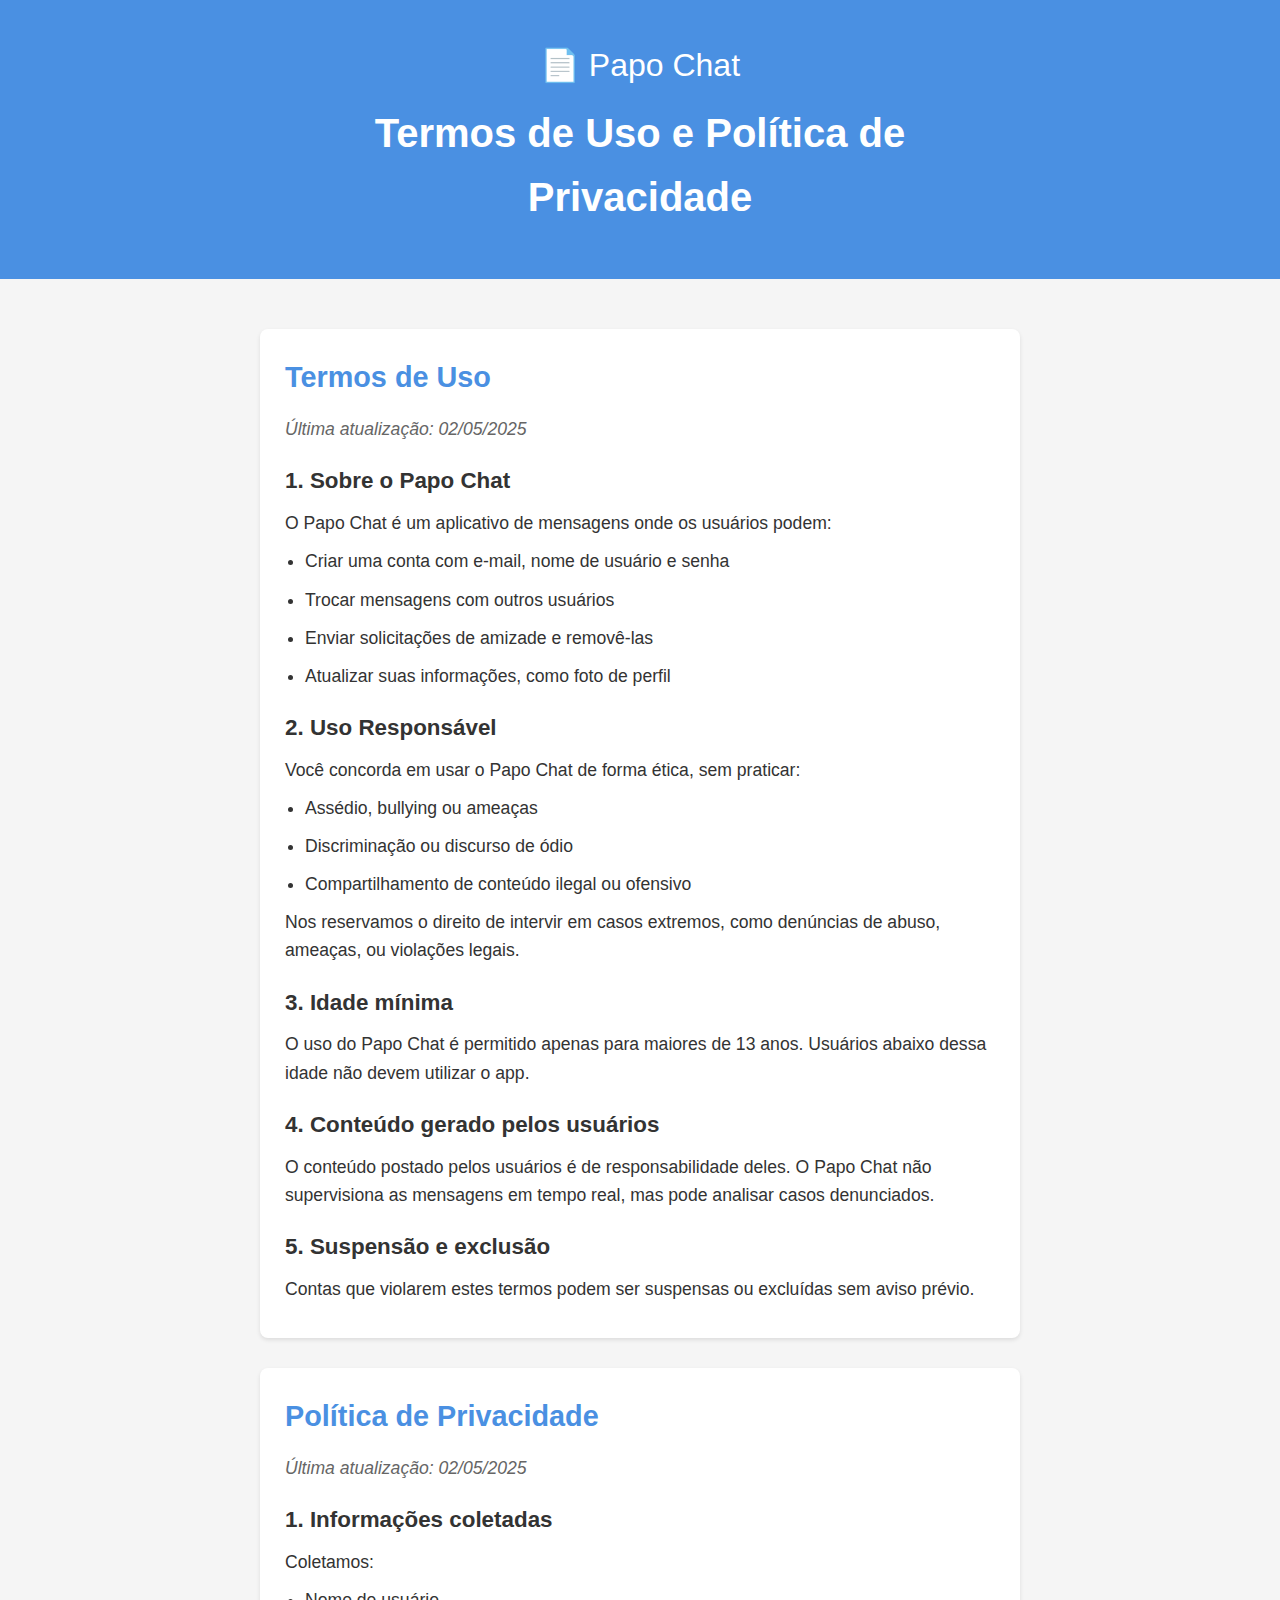
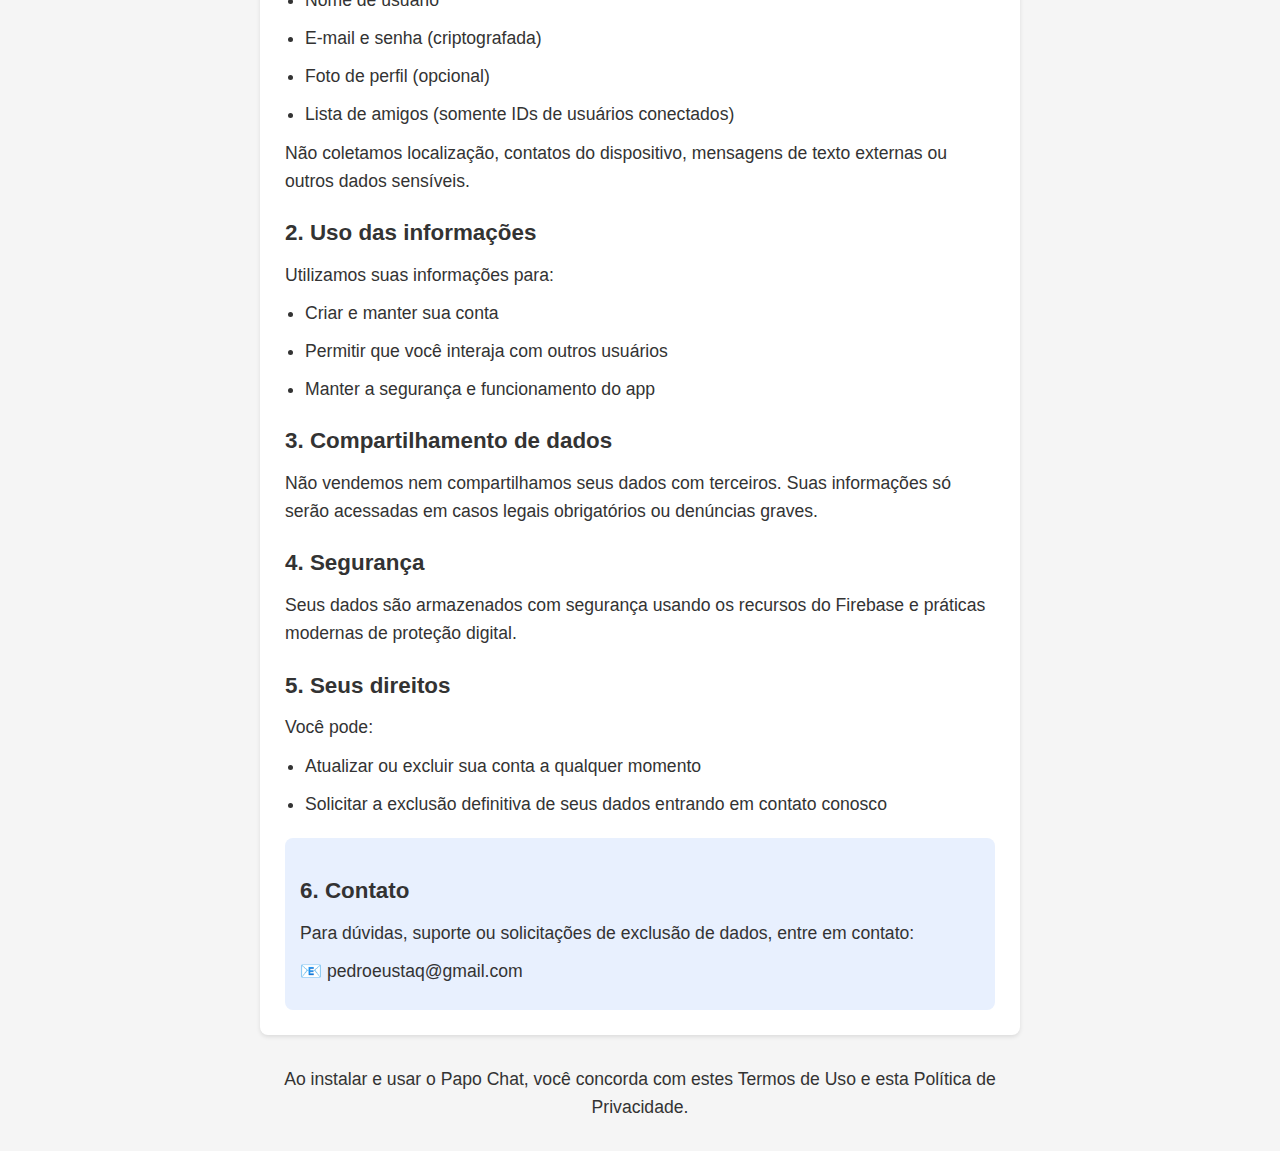
<file: index.html>
<!DOCTYPE html>
<html lang="pt-BR">
<head>
    <meta charset="UTF-8">
    <meta name="viewport" content="width=device-width, initial-scale=1.0">
    <title>Termos e Privacidade - Papo Chat</title>
    <link rel="stylesheet" href="styles.css">
</head>
<body>
    <header>
        <div class="container">
            <div class="logo">📄 Papo Chat</div>
            <h1>Termos de Uso e Política de Privacidade</h1>
        </div>
    </header>

    <div class="container">
        <section class="section">
            <h2>Termos de Uso</h2>
            <p class="date">Última atualização: 02/05/2025</p>
            
            <h3>1. Sobre o Papo Chat</h3>
            <p>O Papo Chat é um aplicativo de mensagens onde os usuários podem:</p>
            <ul>
                <li>Criar uma conta com e-mail, nome de usuário e senha</li>
                <li>Trocar mensagens com outros usuários</li>
                <li>Enviar solicitações de amizade e removê-las</li>
                <li>Atualizar suas informações, como foto de perfil</li>
            </ul>

            <h3>2. Uso Responsável</h3>
            <p>Você concorda em usar o Papo Chat de forma ética, sem praticar:</p>
            <ul>
                <li>Assédio, bullying ou ameaças</li>
                <li>Discriminação ou discurso de ódio</li>
                <li>Compartilhamento de conteúdo ilegal ou ofensivo</li>
            </ul>
            <p>Nos reservamos o direito de intervir em casos extremos, como denúncias de abuso, ameaças, ou violações legais.</p>

            <h3>3. Idade mínima</h3>
            <p>O uso do Papo Chat é permitido apenas para maiores de 13 anos. Usuários abaixo dessa idade não devem utilizar o app.</p>

            <h3>4. Conteúdo gerado pelos usuários</h3>
            <p>O conteúdo postado pelos usuários é de responsabilidade deles. O Papo Chat não supervisiona as mensagens em tempo real, mas pode analisar casos denunciados.</p>

            <h3>5. Suspensão e exclusão</h3>
            <p>Contas que violarem estes termos podem ser suspensas ou excluídas sem aviso prévio.</p>
        </section>

        <section class="section">
            <h2>Política de Privacidade</h2>
            <p class="date">Última atualização: 02/05/2025</p>

            <h3>1. Informações coletadas</h3>
            <p>Coletamos:</p>
            <ul>
                <li>Nome de usuário</li>
                <li>E-mail e senha (criptografada)</li>
                <li>Foto de perfil (opcional)</li>
                <li>Lista de amigos (somente IDs de usuários conectados)</li>
            </ul>
            <p>Não coletamos localização, contatos do dispositivo, mensagens de texto externas ou outros dados sensíveis.</p>

            <h3>2. Uso das informações</h3>
            <p>Utilizamos suas informações para:</p>
            <ul>
                <li>Criar e manter sua conta</li>
                <li>Permitir que você interaja com outros usuários</li>
                <li>Manter a segurança e funcionamento do app</li>
            </ul>

            <h3>3. Compartilhamento de dados</h3>
            <p>Não vendemos nem compartilhamos seus dados com terceiros. Suas informações só serão acessadas em casos legais obrigatórios ou denúncias graves.</p>

            <h3>4. Segurança</h3>
            <p>Seus dados são armazenados com segurança usando os recursos do Firebase e práticas modernas de proteção digital.</p>

            <h3>5. Seus direitos</h3>
            <p>Você pode:</p>
            <ul>
                <li>Atualizar ou excluir sua conta a qualquer momento</li>
                <li>Solicitar a exclusão definitiva de seus dados entrando em contato conosco</li>
            </ul>

            <div class="contact">
                <h3>6. Contato</h3>
                <p>Para dúvidas, suporte ou solicitações de exclusão de dados, entre em contato:</p>
                <p>📧 pedroeustaq@gmail.com</p>
            </div>
        </section>

        <p style="text-align: center; margin-top: 30px;">
            Ao instalar e usar o Papo Chat, você concorda com estes Termos de Uso e esta Política de Privacidade.
        </p>
    </div>
</body>
</html>
</file>
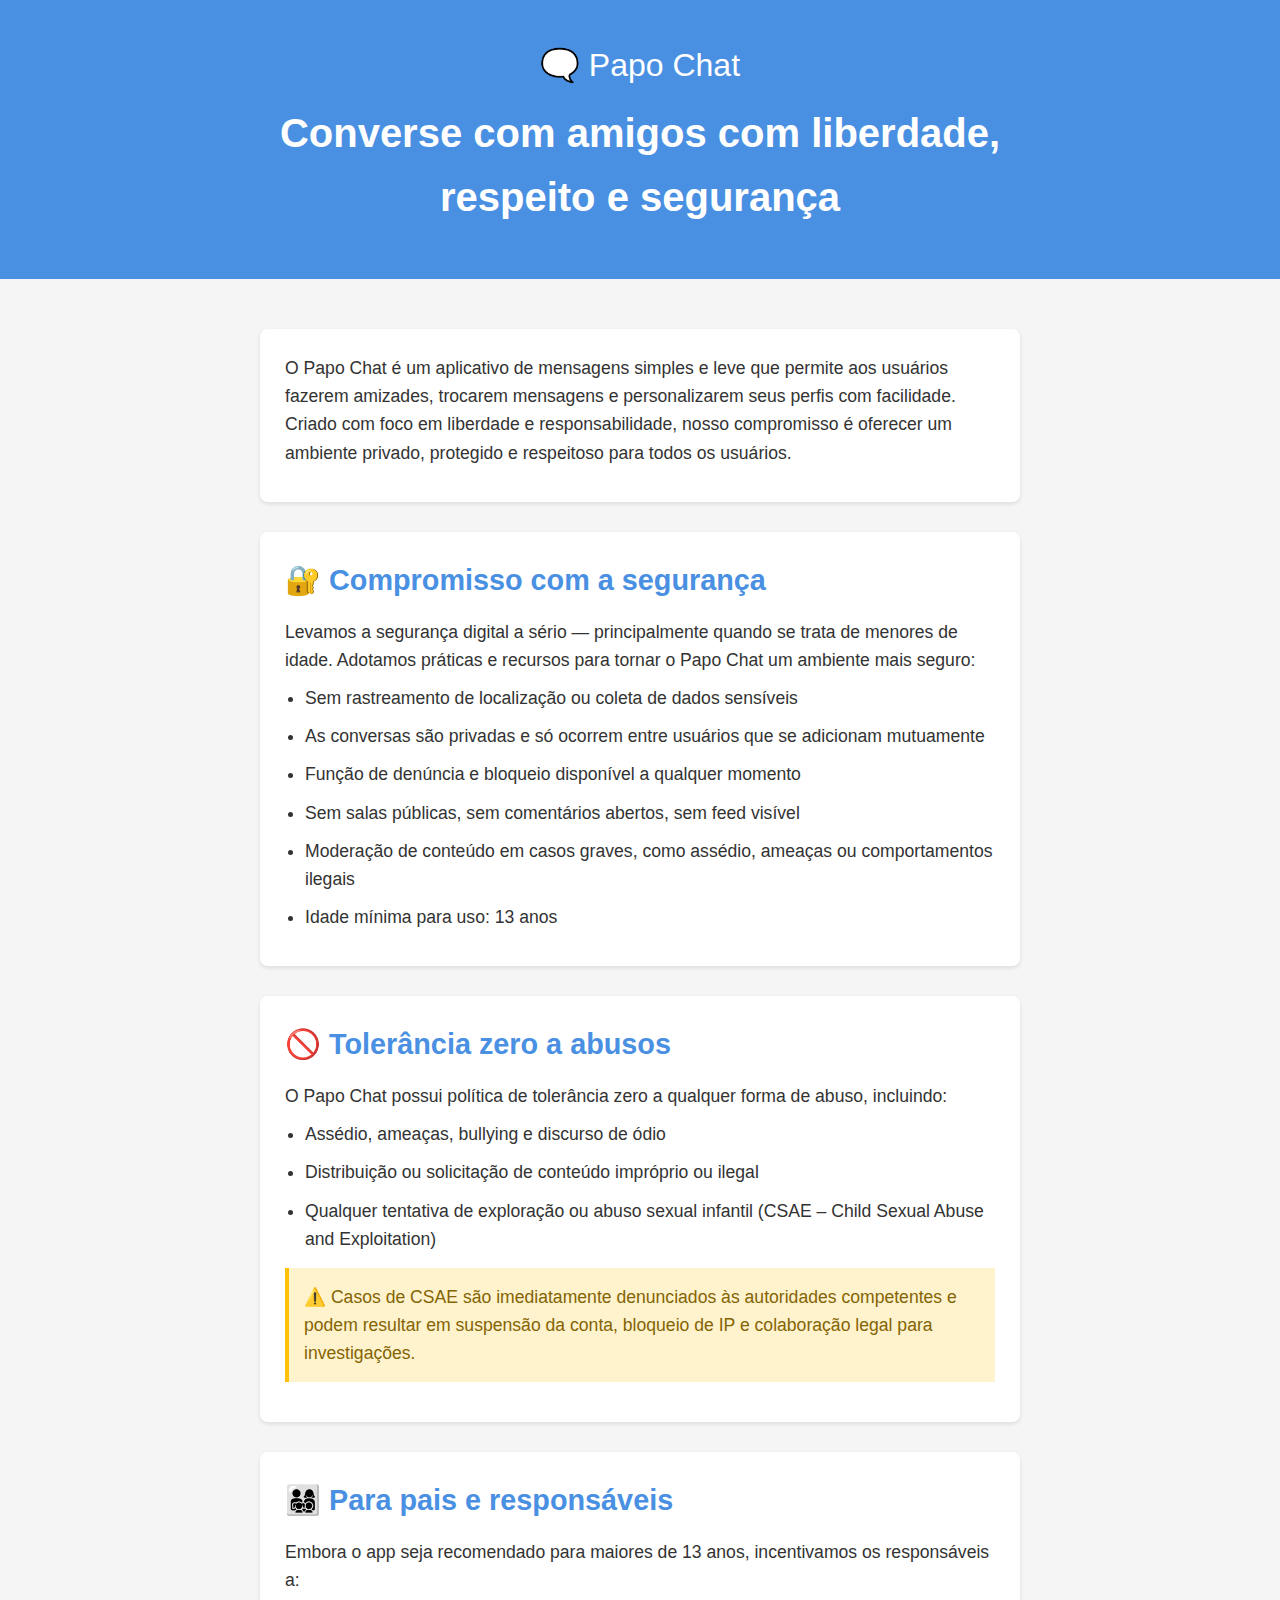
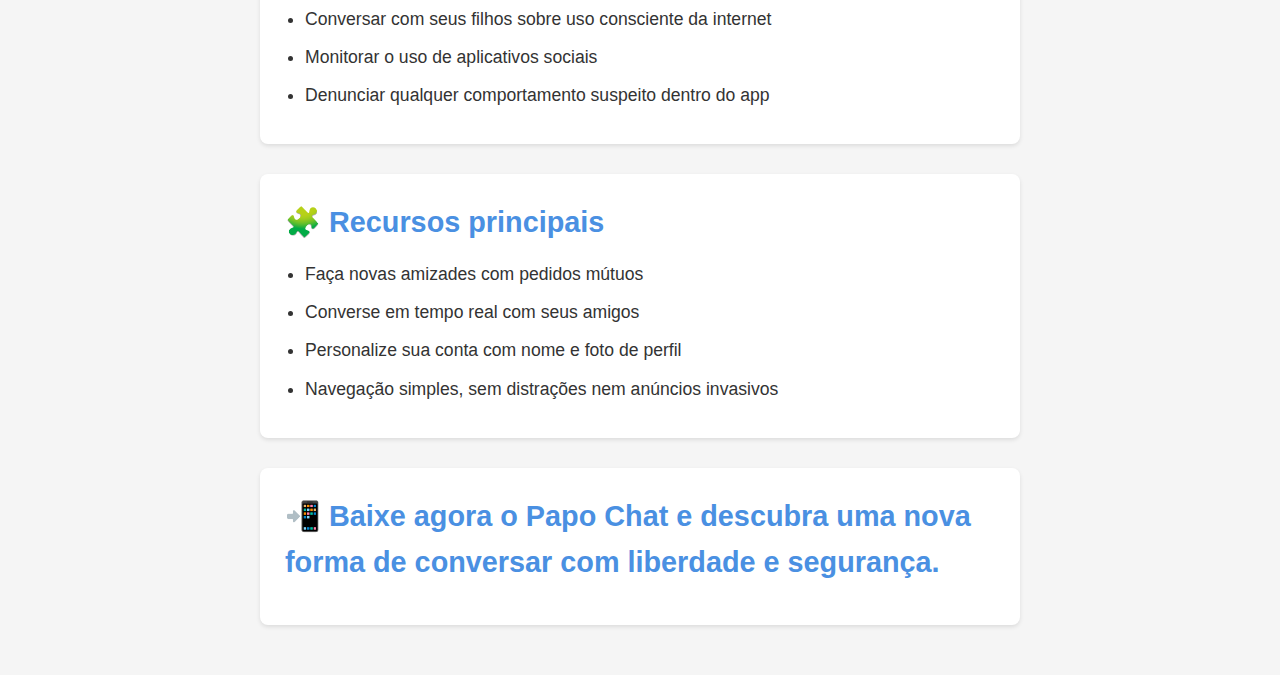
<file: segurancaInfantil.html>
<!DOCTYPE html>
<html lang="pt-BR">
<head>
    <meta charset="UTF-8">
    <meta name="viewport" content="width=device-width, initial-scale=1.0">
    <title>Segurança Infantil - Papo Chat</title>
    <link rel="stylesheet" href="styles.css">
</head>
<body>
    <header>
        <div class="container">
            <div class="logo">🗨️ Papo Chat</div>
            <h1>Converse com amigos com liberdade, respeito e segurança</h1>
        </div>
    </header>

    <div class="container">
        <section class="section">
            <p>O Papo Chat é um aplicativo de mensagens simples e leve que permite aos usuários fazerem amizades, trocarem mensagens e personalizarem seus perfis com facilidade. Criado com foco em liberdade e responsabilidade, nosso compromisso é oferecer um ambiente privado, protegido e respeitoso para todos os usuários.</p>
        </section>

        <section class="section">
            <h2>🔐 Compromisso com a segurança</h2>
            <p>Levamos a segurança digital a sério — principalmente quando se trata de menores de idade. Adotamos práticas e recursos para tornar o Papo Chat um ambiente mais seguro:</p>
            <ul>
                <li>Sem rastreamento de localização ou coleta de dados sensíveis</li>
                <li>As conversas são privadas e só ocorrem entre usuários que se adicionam mutuamente</li>
                <li>Função de denúncia e bloqueio disponível a qualquer momento</li>
                <li>Sem salas públicas, sem comentários abertos, sem feed visível</li>
                <li>Moderação de conteúdo em casos graves, como assédio, ameaças ou comportamentos ilegais</li>
                <li>Idade mínima para uso: 13 anos</li>
            </ul>
        </section>

        <section class="section">
            <h2>🚫 Tolerância zero a abusos</h2>
            <p>O Papo Chat possui política de tolerância zero a qualquer forma de abuso, incluindo:</p>
            <ul>
                <li>Assédio, ameaças, bullying e discurso de ódio</li>
                <li>Distribuição ou solicitação de conteúdo impróprio ou ilegal</li>
                <li>Qualquer tentativa de exploração ou abuso sexual infantil (CSAE – Child Sexual Abuse and Exploitation)</li>
            </ul>
            <p class="warning">⚠️ Casos de CSAE são imediatamente denunciados às autoridades competentes e podem resultar em suspensão da conta, bloqueio de IP e colaboração legal para investigações.</p>
        </section>

        <section class="section">
            <h2>👨‍👩‍👧‍👦 Para pais e responsáveis</h2>
            <p>Embora o app seja recomendado para maiores de 13 anos, incentivamos os responsáveis a:</p>
            <ul>
                <li>Conversar com seus filhos sobre uso consciente da internet</li>
                <li>Monitorar o uso de aplicativos sociais</li>
                <li>Denunciar qualquer comportamento suspeito dentro do app</li>
            </ul>
        </section>

        <section class="section">
            <h2>🧩 Recursos principais</h2>
            <ul>
                <li>Faça novas amizades com pedidos mútuos</li>
                <li>Converse em tempo real com seus amigos</li>
                <li>Personalize sua conta com nome e foto de perfil</li>
                <li>Navegação simples, sem distrações nem anúncios invasivos</li>
            </ul>
        </section>

        <section class="section">
            <h2>📲 Baixe agora o Papo Chat e descubra uma nova forma de conversar com liberdade e segurança.</h2>
        </section>
    </div>
</body>
</html>
</file>
<file: styles.css>
* {
    margin: 0;
    padding: 0;
    box-sizing: border-box;
    font-family: 'Segoe UI', Tahoma, Geneva, Verdana, sans-serif;
}

body {
    background-color: #f5f5f5;
    color: #333;
    line-height: 1.6;
}

.container {
    max-width: 800px;
    margin: 0 auto;
    padding: 20px;
}

header {
    background-color: #4a90e2;
    color: white;
    padding: 20px 0;
    text-align: center;
    margin-bottom: 30px;
}

h1 {
    font-size: 2.5rem;
    margin-bottom: 10px;
}

.logo {
    font-size: 2rem;
    margin-bottom: 10px;
}

.section {
    background-color: white;
    border-radius: 8px;
    padding: 25px;
    margin-bottom: 30px;
    box-shadow: 0 2px 4px rgba(0,0,0,0.1);
}

h2 {
    color: #4a90e2;
    margin-bottom: 15px;
    font-size: 1.8rem;
}

h3 {
    color: #333;
    margin: 20px 0 10px;
    font-size: 1.4rem;
}

p, li {
    margin-bottom: 10px;
    font-size: 1.1rem;
}

ul {
    padding-left: 20px;
}

.date {
    color: #666;
    font-style: italic;
    margin-bottom: 20px;
}

.contact {
    background-color: #e8f0fe;
    padding: 15px;
    border-radius: 8px;
    margin-top: 20px;
}

.warning {
    background-color: #fff3cd;
    border-left: 4px solid #ffc107;
    padding: 15px;
    margin: 15px 0;
    color: #856404;
    font-weight: 500;
}

@media (max-width: 768px) {
    .container {
        padding: 10px;
    }

    h1 {
        font-size: 2rem;
    }

    h2 {
        font-size: 1.5rem;
    }

    .section {
        padding: 20px;
    }
}
</file>
